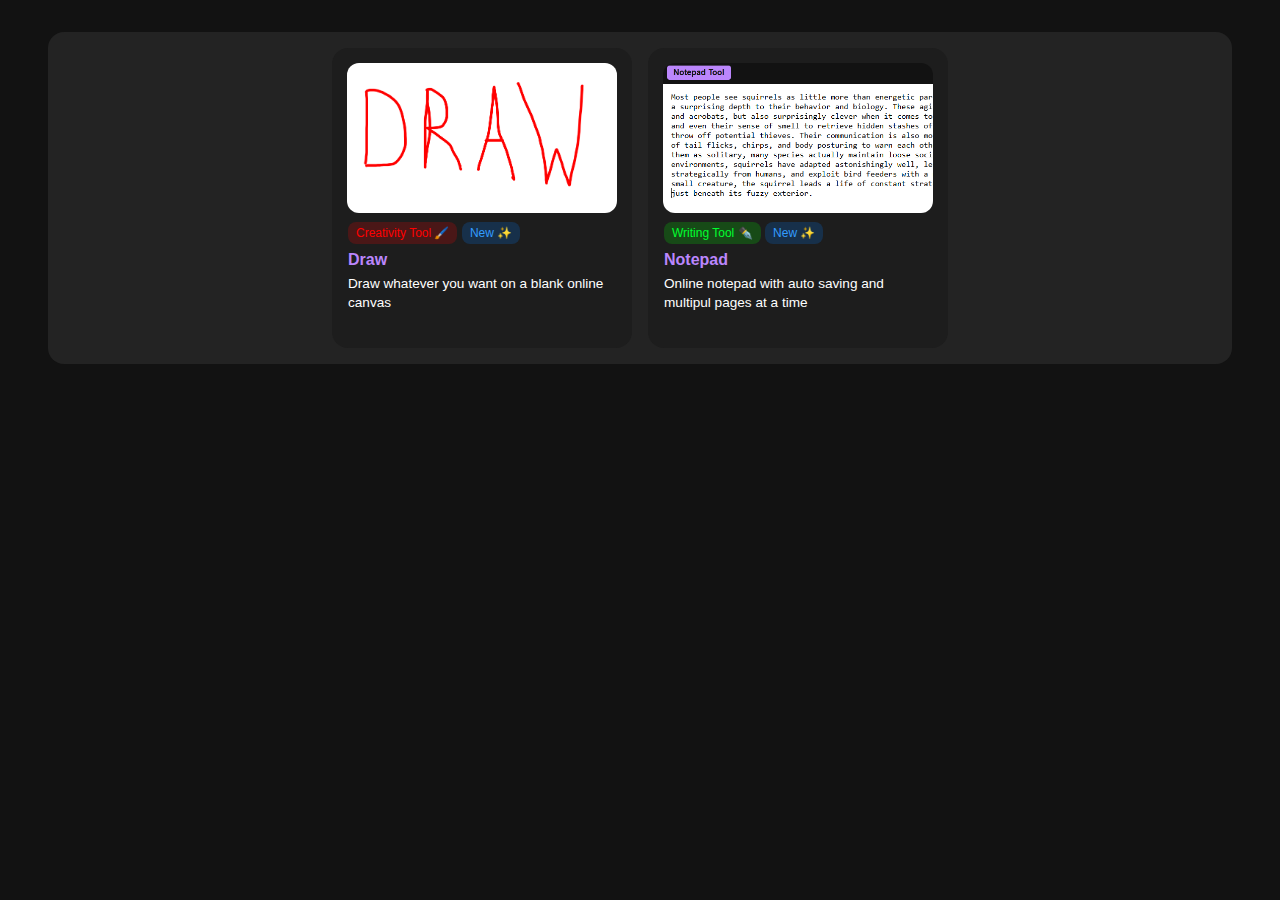
<file: index.html>
<!DOCTYPE html>
<html lang="en">
<head>
	<meta charset="UTF-8" />
	<title>mas0ng.com</title>
	<link rel="icon" href="assets/global/favicon.png" type="image/png">
	<link rel="stylesheet" href="static/styles.css" />
</head>
<body>
	<div class="cards-container">
		<div class="card" onclick="openLink('https://tools.mas0ng.com/draw')">
			<div class="card-img-container">
				<img src="assets/home/icons/draw.png" alt="Draw Tool Banner Icon" />
			</div>
			<div class="card-body">
				<div class="card-tag-red">Creativity Tool 🖌️</div>
				<div class="card-tag-blue">New ✨</div>
				<h3 class="card-title">Draw</h3>
				<p class="card-description">Draw whatever you want on a blank online canvas</p>
			</div>
		</div>	

		<div class="card" onclick="openLink('https://tools.mas0ng.com/notepad')">
			<div class="card-img-container">
				<img src="assets/home/icons/notepad.png" alt="Notepad Tool Banner Icon" />
			</div>
			<div class="card-body">
				<div class="card-tag-green">Writing Tool ✒️</div>
				<div class="card-tag-blue">New ✨</div>
				<h3 class="card-title">Notepad</h3>
				<p class="card-description">Online notepad with auto saving and multipul pages at a time</p>
			</div>
		</div>
	</div>

	<script>
		function openLink(url) {
			window.open(url, '_blank');
		}
	</script>
</body>
</html>
</file>
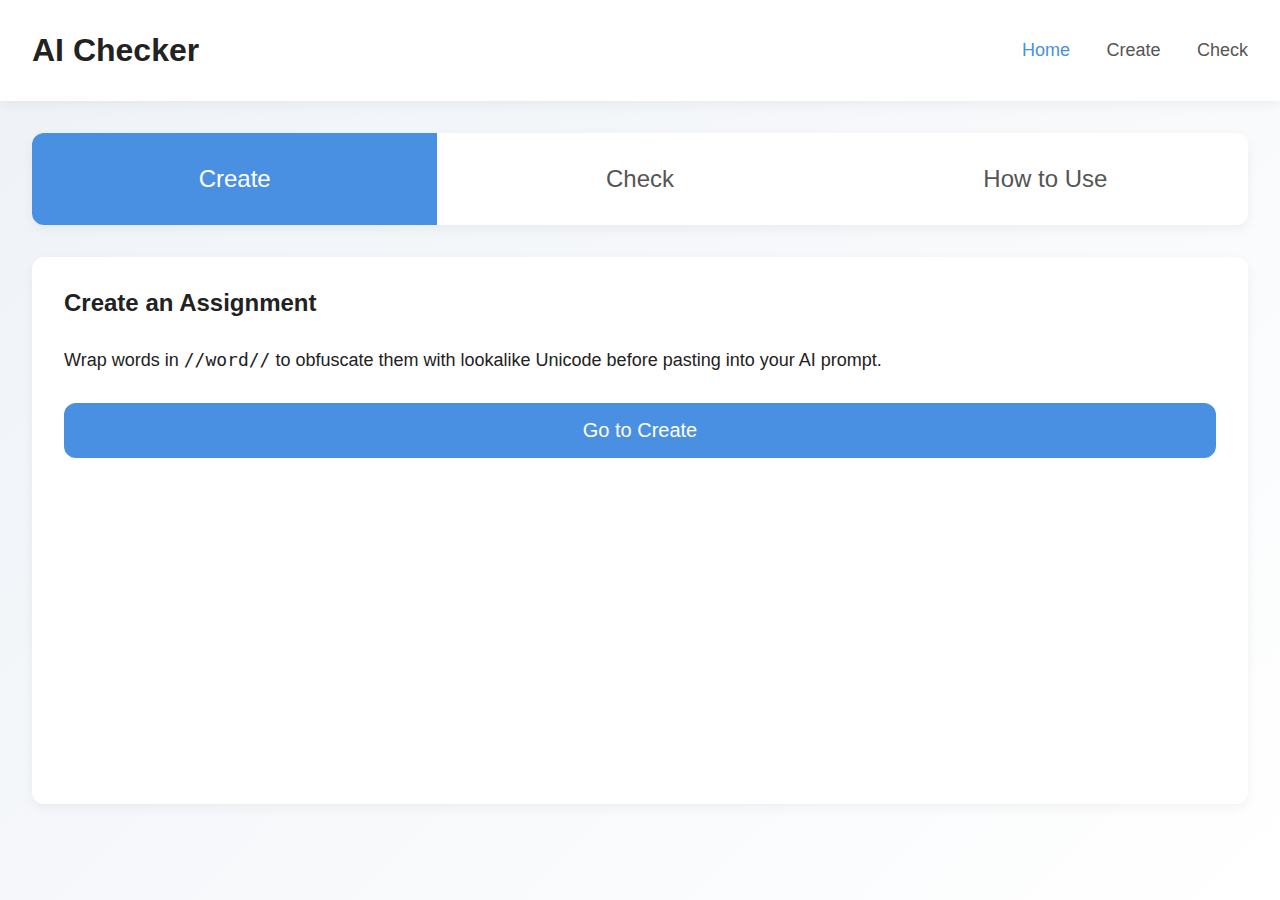
<file: aicheck/index.html>
<!DOCTYPE html>
<html lang="en">
<head>
  <meta charset="UTF-8"/>
  <meta name="viewport" content="width=device-width,initial-scale=1"/>
  <title>AI Checker Home</title>
  <link rel="stylesheet" href="css/style.css">
</head>
<body>
  <div class="main">
    <div class="header">
      <h1>AI Checker</h1>
      <div class="nav-links">
        <a href="index.html" class="active">Home</a>
        <a href="create.html">Create</a>
        <a href="check.html">Check</a>
      </div>
    </div>
    <div class="content index-content">
      <!-- Tab buttons -->
      <div class="tab-bar">
        <button class="active" data-tab="create">Create</button>
        <button data-tab="check">Check</button>
        <button data-tab="help">How to Use</button>
      </div>
      <!-- Tab contents -->
      <div id="create" class="tab-content">
        <h2>Create an Assignment</h2>
        <p>Wrap words in <code>//word//</code> to obfuscate them with lookalike Unicode before pasting into your AI prompt.</p>
        <button class="btn nav-btn" onclick="location.href='create.html'">
          Go to Create
        </button>
      </div>
      <div id="check" class="tab-content hidden">
        <h2>Check an Assignment</h2>
        <p>Paste text or upload files to detect injected lookalike characters—and get a detailed likelihood score.</p>
        <button class="btn nav-btn" onclick="location.href='check.html'">
          Go to Check
        </button>
      </div>
      <div id="help" class="tab-content hidden">
        <h2>How to Use AI Checker</h2>
        <p><strong>1. Create:</strong> Insert harmless lookalike characters into key words by wrapping them in <code>//</code> markers.</p>
        <p><strong>2. Paste into AI:</strong> When you feed this to ChatGPT (or any AI), it will mirror those characters back.</p>
        <p><strong>3. Check:</strong> Paste the AI’s reply here or upload the file—it’ll tell you if a peice of text is suspicious.</p>
      </div>
    </div>
  </div>

  <script>
    // Tab functionality
    document.querySelectorAll('.tab-bar button').forEach(btn => {
      btn.onclick = () => {
        document.querySelectorAll('.tab-bar button').forEach(b => b.classList.remove('active'));
        document.querySelectorAll('.tab-content').forEach(tc => tc.classList.add('hidden'));
        btn.classList.add('active');
        document.getElementById(btn.dataset.tab).classList.remove('hidden');
      };
    });
  </script>
</body>
</html>
</file>
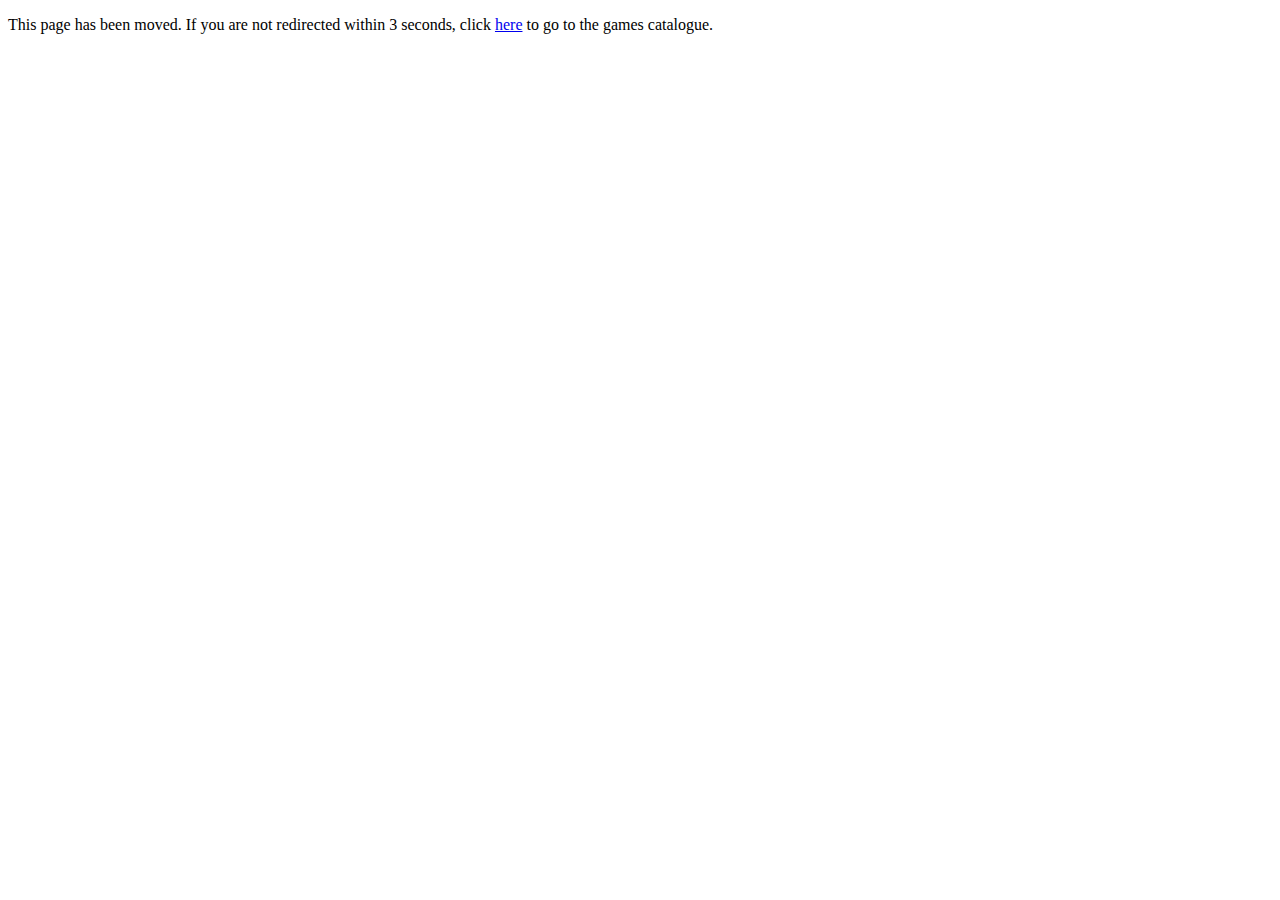
<file: games.html>
<!DOCTYPE html>
  <html>
    <head>
  		<title>mas0ng.com | Redirect</title></title>
  			<meta charset="UTF-8" />
  			<meta http-equiv="refresh" content="3; URL=https://www.mas0ng.com/games/catalogue" />
  	</head>
  	<body>
  		<p>This page has been moved. If you are not redirected within 3 seconds, click <a href="https://www.mas0ng.com/games/catalogue">here</a> to go to the games catalogue.</p>
  	</body>
  </html>
</file>
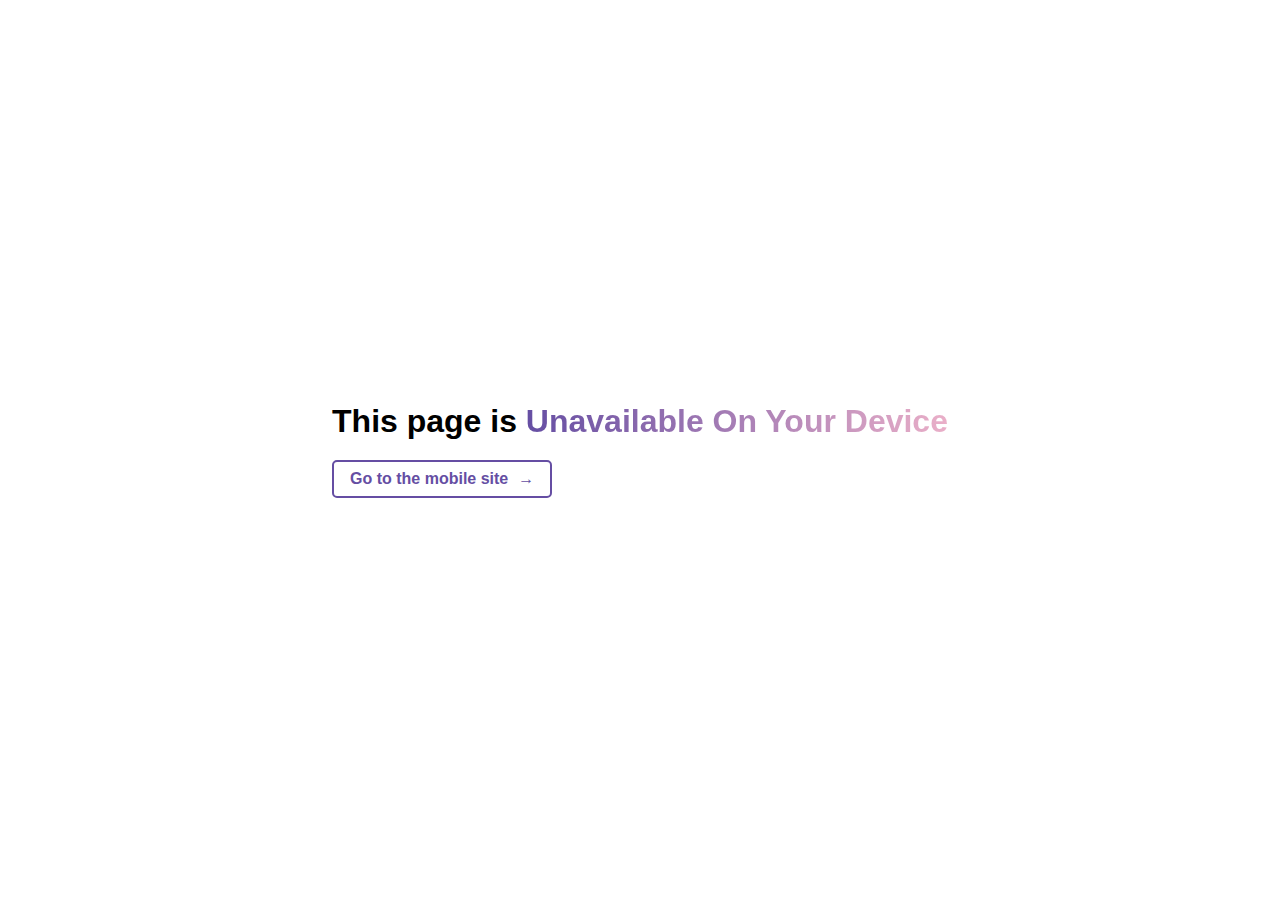
<file: mobile.html>
<!DOCTYPE html>
<html lang="en">
<head>
<meta charset="UTF-8">
<meta name="viewport" content="width=device-width, initial-scale=1.0">
<title>mas0ng.com | Unavailable</title>
<style>
  body, h1, a {
    font-weight: bold; /* Makes all text bold */
  }

  body {
    font-family: 'Arial', sans-serif;
    margin: 0;
    padding: 0;
    display: flex;
    flex-direction: column;
    justify-content: center;
    align-items: center;
    height: 100vh;
    background: #fff;
  }

  .branding h1 {
    font-size: 2em; /* Smaller font for mobile */
    margin: 0;
    background: #fff; /* Default background */
  }

  .branding h1 span {
    background: -webkit-linear-gradient(left, #654ea3, #eaafc8);
    -webkit-background-clip: text;
    -webkit-text-fill-color: transparent;
  }

  .explore-btn {
    display: inline-block;
    padding: 8px 16px; /* Slightly smaller padding for mobile */
    margin-top: 20px;
    border: 2px solid #654ea3;
    border-radius: 5px;
    background: transparent;
    color: #654ea3;
    text-decoration: none;
    transition: all 0.3s ease;
  }

  .explore-btn:hover {
    background: #654ea3;
    color: #fff;
  }

  .explore-btn:after {
    content: '→';
    display: inline-block;
    margin-left: 10px;
    transition: margin-left 0.3s ease;
  }

  .explore-btn:hover:after {
    margin-left: 15px;
  }

  @media (max-width: 768px) {
    .branding h1 {
      font-size: 1.5em; /* Even smaller font size for very small devices */
    }

    .explore-btn {
      padding: 8px 12px; /* Adjust padding for smaller screens */
    }
  }
</style>
</head>
<body>
<div class="branding">
  <h1>This page is <span>Unavailable On Your Device</span></h1>
  <a href="coming soon.html" class="explore-btn">Go to the mobile site</a>
</div>
</body>
</html>
</file>
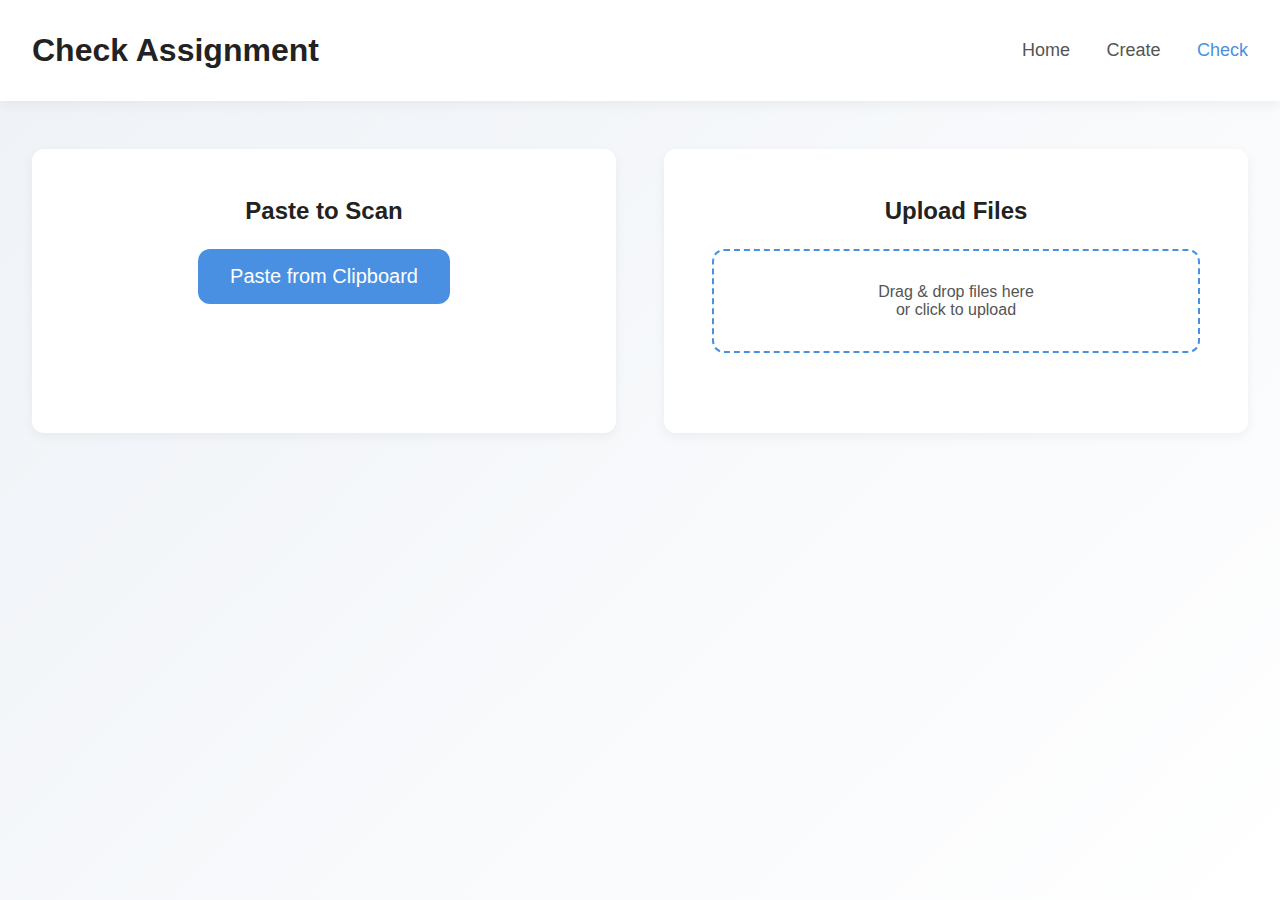
<file: aicheck/check.html>
<!-- check.html -->
<!DOCTYPE html>
<html lang="en">
<head>
  <meta charset="UTF-8"/>
  <meta name="viewport" content="width=device-width,initial-scale=1"/>
  <title>Check Assignment</title>
  <link rel="stylesheet" href="css/style.css">
</head>
<body>
  <div class="main">
    <!-- Header with Nav -->
    <div class="header">
      <h1>Check Assignment</h1>
      <div class="nav-links">
        <a href="index.html">Home</a>
        <a href="create.html">Create</a>
        <a href="check.html" class="active">Check</a>
      </div>
    </div>

    <!-- Main Content -->
    <div class="content">
      <div class="checker-panel">
        <!-- Paste Panel -->
        <div class="panel">
          <h2>Paste to Scan</h2>
          <button class="btn" id="btn-paste">Paste from Clipboard</button>
        </div>
        <!-- File Panel -->
        <div class="panel">
          <h2>Upload Files</h2>
          <div class="drop-zone" id="drop-zone">
            Drag &amp; drop files here<br>or click to upload
          </div>
          <input
            type="file"
            id="file-input"
            multiple
            accept=".pdf,.doc,.docx,.txt,.rtf"
            class="hidden"
          />
        </div>
      </div>
    </div>

    <!-- Modal for Results -->
    <div class="modal" id="modal">
      <div class="modal-content">
        <button class="close" id="modal-close">&times;</button>
        <div id="modal-body"></div>
      </div>
    </div>
  </div>

  <script>
    window.onload = () => {
      // Lookalike map
      const lookalikes = {
        'A':'\u0391','B':'\u0392','C':'\u03F9','D':'\u2202',
        'E':'\u0395','H':'\u0397','I':'\u0399','K':'\u039A',
        'M':'\u039C','N':'\u039D','O':'\u039F','P':'\u03A1',
        'S':'\u0405','T':'\u03A4','X':'\u03A7','Y':'\u03A5',
        'a':'\u0430','b':'\u03B2','e':'\u0435','i':'\u0456',
        'm':'\u217F','o':'\u043E','x':'\u0445','y':'\u0443'
      };
      const suspiciousSet = new Set(Object.values(lookalikes));

      // Modal helpers
      const modal = document.getElementById('modal'),
            mb    = document.getElementById('modal-body');
      function showModal(html) {
        mb.innerHTML = html;
        modal.classList.add('active');
      }
      function hideModal() {
        modal.classList.remove('active');
      }
      document.getElementById('modal-close').onclick = hideModal;
      modal.onclick = e => { if (e.target === modal) hideModal(); };

      // Checker
      function hasSuspicious(str) {
        for (let ch of suspiciousSet) {
          if (str.includes(ch)) return true;
        }
        return false;
      }

      // Paste
      document.getElementById('btn-paste').onclick = () => {
        navigator.clipboard.readText()
          .then(txt => {
            const found = hasSuspicious(txt);
            showModal(`
              <h2>Text Scanned</h2>
              <p>${found
                ? '🚨 <strong>Suspicious characters found</strong>'
                : '✅ <strong>No AI detected</strong>'}
              </p>
            `);
          })
          .catch(() => {
            showModal(`<h2>Error</h2><p>Clipboard access denied.</p>`);
          });
      };

      // File input & drag-drop
      const fileInput = document.getElementById('file-input'),
            dropZone  = document.getElementById('drop-zone');

      dropZone.onclick = () => fileInput.click();
      dropZone.ondragover = e => {
        e.preventDefault();
        dropZone.classList.add('drag-over');
      };
      dropZone.ondragleave = () => dropZone.classList.remove('drag-over');
      dropZone.ondrop = e => {
        e.preventDefault();
        dropZone.classList.remove('drag-over');
        fileInput.files = e.dataTransfer.files;
        fileInput.dispatchEvent(new Event('change'));
      };

      fileInput.onchange = e => {
        const files = Array.from(e.target.files);
        let left = files.length;
        const results = [];
        files.forEach(f => {
          const reader = new FileReader();
          reader.onload = () => {
            const ok = !hasSuspicious(reader.result);
            results.push({ name: f.name, ok });
            if (!--left) {
              const items = results.map(r => `
                <li>
                  <span class="filename" title="${r.name}">${r.name}</span>
                  <span class="${r.ok ? 'status-ok' : 'status-bad'}">
                    ${r.ok ? 'OK' : 'Suspicious'}
                  </span>
                </li>
              `).join('');
              showModal(`
                <h2>File Scan Results</h2>
                <ul class="file-list">${items}</ul>
              `);
            }
          };
          reader.readAsText(f);
        });
      };
    };
  </script>
</body>
</html>
</file>
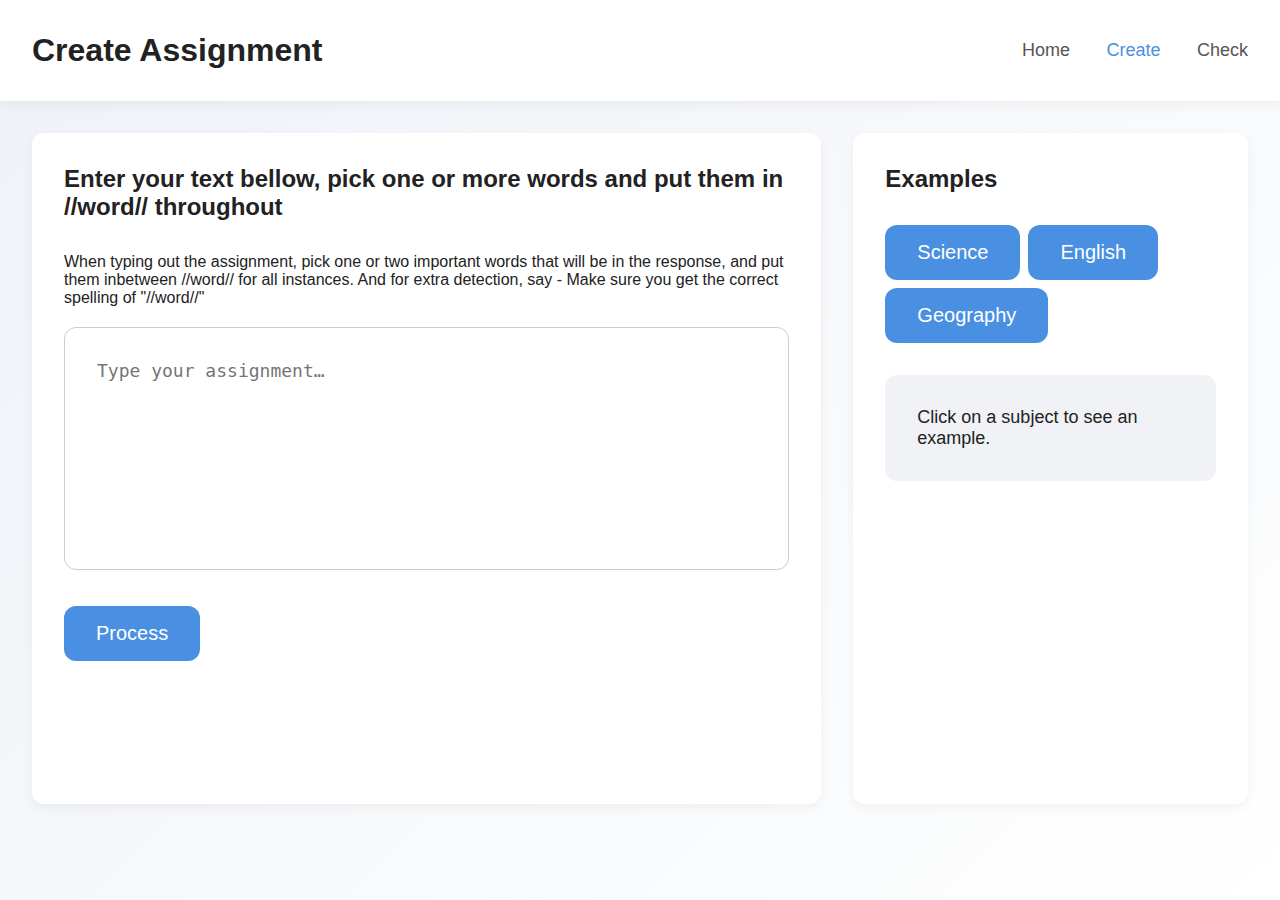
<file: aicheck/create.html>
<!DOCTYPE html>
<html lang="en">
<head>
  <meta charset="UTF-8"/>
  <meta name="viewport" content="width=device-width,initial-scale=1"/>
  <title>Create Assignment</title>
  <link rel="stylesheet" href="css/style.css">
</head>
<body>
  <div class="main">
    <div class="header">
      <h1>Create Assignment</h1>
      <div class="nav-links">
        <a href="index.html">Home</a>
        <a href="create.html" class="active">Create</a>
        <a href="check.html">Check</a>
      </div>
    </div>
    <div class="content two-col">
      <!-- Obfuscator -->
      <div class="obfuscator">
        <h2>Enter your text bellow, pick one or more words and put them in //word// throughout</h2>
        <p style = "padding-bottom: 20px" >When typing out the assignment, pick one or two important words that will be in the response, and put them inbetween //word// for all instances. And for extra detection, say - Make sure you get the correct spelling of "//word//"</p>
        <textarea id="input-text" placeholder="Type your assignment…"></textarea>
        <button class="btn" id="btn-next">Process</button>
        <pre id="processed-text" class="hidden"></pre>
        <button class="btn hidden" id="btn-copy">Copy to Clipboard</button>
      </div>
      <!-- Examples -->
      <div class="examples">
        <h2>Examples</h2>
        <div class="subject-btns">
          <button class="btn subj" data-subj="science">Science</button>
          <button class="btn subj" data-subj="english">English</button>
          <button class="btn subj" data-subj="geo">Geography</button>
        </div>
        <div class="example-text" id="ex-text">
          Click on a subject to see an example.
        </div>
      </div>
    </div>
  </div>

  <script>
    window.onload = () => {
      const lookalikes = {
        'A':'\u0391','B':'\u0392','C':'\u03F9','D':'\u2202',
        'E':'\u0395','H':'\u0397','I':'\u0399','K':'\u039A',
        'M':'\u039C','N':'\u039D','O':'\u039F','P':'\u03A1',
        'S':'\u0405','T':'\u03A4','X':'\u03A7','Y':'\u03A5',
        'a':'\u0430','b':'\u03B2','e':'\u0435','i':'\u0456',
        'm':'\u217F','o':'\u043E','x':'\u0445','y':'\u0443'
      };
      const btnNext = document.getElementById('btn-next'),
            txtIn   = document.getElementById('input-text'),
            txtOut  = document.getElementById('processed-text'),
            btnCopy = document.getElementById('btn-copy');

      btnNext.onclick = () => {
        const t = txtIn.value.replace(/\/\/(.+?)\/\//g, (_, w) =>
          [...w].map(ch => lookalikes[ch]||ch).join('')
        );
        txtOut.textContent = t;
        txtOut.classList.remove('hidden');
        btnCopy.classList.remove('hidden');
      };
      btnCopy.onclick = () => {
        navigator.clipboard.writeText(txtOut.textContent);
        alert('Copied!');
      };

      // Examples
      const examples = {
        science: 'Explain //photosynthesis// in your own words. Make sure that "//photosynthesis//" is correctly spelt. Min 100 words',
        english:  'Write a poem about //frankenstein//. Make sure that you spell "//frankenstein//" correctly. Minimum 150 words',
        geo:     'Write a CLOCK paragraph about the location of india. Make sure to mention the //ocean//s around it, especially in relation to the pacific //ocean//. Making sure to get splling correctly as "//pacific ocean//". 100 words min.'
      };
      document.querySelectorAll('.subj').forEach(btn => {
        btn.onclick = () => {
          document.getElementById('ex-text').textContent =
            examples[btn.dataset.subj];
        };
      });
    };
  </script>
</body>
</html>
</file>
<file: static/styles.css>
body {
	font-family: 'Poppins', sans-serif;
	background: #121212;
	margin: 0;
	color: white;
}

.hero {
	padding: 1rem;
	justify-content: center;
	background-color: #232323;
	width: 90%;
	max-width: 1200px;
	margin: 2rem auto;
	border-radius: 16px;
}

.hero h1 {
	font-size: 3rem;
	text-align: center;
	font-family: 'Poppins', sans-serif;
	

}

.hero p {
	font-size: 1.2rem;
	text-align: center;
	font-family: 'Poppins', sans-serif;
}

.cards-container {
	display: flex;
	flex-wrap: wrap;
	gap: 1rem;
	padding: 1rem;
	justify-content: center;
	background-color: #232323;
	width: 90%;
	max-width: 1200px;
	margin: 2rem auto;
	border-radius: 16px;
}


/* Individual card styling */
.card {
	width: 300px;
	background: #1D1D1D;
	border-radius: 16px;
	overflow: hidden;
	cursor: pointer;
	height: 300px;
	font-family: 'Poppins', sans-serif;
	outline: 3px solid transparent;
	outline-offset: 0;

}
.card:hover {
	outline-color: #bb86fc;
}

/* Image container to enforce a 2:1 aspect ratio */
.card-img-container {
	position: relative;
	width: 90%;
	padding-top: 50%; /* 50% of width gives a 2:1 aspect ratio (300x150) */
	overflow: hidden;
	margin: 5%;
	border-radius: 12px;
	margin-top; 0px;
	margin-bottom: 5px;
}
.card-img-container img {
	position: absolute;
	top: 0;
	left: 0;
	width: 100%;
	height: 100%;
	object-fit: cover;
}

/* Card body styling */
.card-body {
	padding-left: 1rem;
	padding-right: 1rem;
	padding-bottom: 0.25rem;
	padding-top: 0.25rem;
}
.card-title {
	font-size: 1rem;
	font-weight: 600;
	margin-bottom: 5px;
	color: #bb86fc;
	margin-top: 2px;
}

.card-description {
	font-size: 0.85rem;
	color: #666;
	line-height: 1.4;
	color: white;
	margin-top: 5px;
}

h3 {
	margin: 0px;
	color: white;
}

.card-tag-blue {
	display: inline-block;
	background-color: rgba(0, 123, 255, 0.2); /* light transparent blue */
	color: #339CFF;
	font-size: 0.75rem;
	font-weight: 500;
	padding: 0.25rem 0.5rem;
	border-radius: 8px;
	margin-bottom: 0.25rem;
	margin-top: 0px;
	margin-bottom: 5px;
}

.card-tag-red {
	display: inline-block;
	background-color: rgba(255, 0, 0, 0.2); /* light transparent blue */
	color: #ff0000;
	font-size: 0.75rem;
	font-weight: 500;
	padding: 0.25rem 0.5rem;
	border-radius: 8px;
	margin-bottom: 0.25rem;
	margin-top: 0px;
	margin-bottom: 5px;
}

.card-tag-green {
	display: inline-block;
	background-color: rgba(0, 255, 0, 0.2); /* light transparent blue */
	color: #00ff2f;
	font-size: 0.75rem;
	font-weight: 500;
	padding: 0.25rem 0.5rem;
	border-radius: 8px;
	margin-bottom: 0.25rem;
	margin-top: 0px;
	margin-bottom: 5px;
}
</file>
<file: aicheck/css/style.css>
/* css/style.css */

:root {
  /* Colors & typography */
  --brand: #4A90E2;
  --brand-dark: #1e5fa8;
  --bg-gradient-start: #eef2f7;
  --bg-gradient-end: #ffffff;
  --text-primary: #222;
  --text-secondary: #555;
  --green: #28a745;
  --red: #dc3545;

  /* Sizing */
  --radius: 12px;
  --spacing: 2rem;       /* base spacing unit */
  --font-base: 18px;
  --font-lg: 24px;
  --font-xl: 32px;
  --btn-font: 20px;

  /* Shadow */
  --shadow-light: 0 4px 12px rgba(0,0,0,0.05);
}

/* Reset & Base */
* {
  box-sizing: border-box;
  margin: 0;
  padding: 0;
}
html, body {
  width: 100%;
  height: 100%;
  font-family: 'Inter', sans-serif;
  background: linear-gradient(135deg, var(--bg-gradient-start), var(--bg-gradient-end));
  color: var(--text-primary);
}
a {
  text-decoration: none;
  color: var(--text-secondary);
}
.hidden {
  display: none !important;
}

/* Layout Wrapper */
.main {
  display: grid;
  grid-template-rows: auto 1fr;
  height: 100%;
}

/* Header & Nav */
.header {
  display: flex;
  align-items: center;
  justify-content: space-between;
  padding: var(--spacing);
  background: #fff;
  box-shadow: var(--shadow-light);
}
.header h1 {
  font-size: var(--font-xl);
}
.nav-links a {
  margin-left: var(--spacing);
  font-size: var(--font-base);
  font-weight: 500;
  transition: color 0.2s;
}
.nav-links a.active,
.nav-links a:hover {
  color: var(--brand);
}

/* ======= Home (index.html) ======= */
.index-content {
  display: flex;
  flex-direction: column;
  padding: var(--spacing);
  height: calc(100% - var(--spacing)*2);
}
.tab-bar {
  display: flex;
  background: #fff;
  border-radius: var(--radius);
  box-shadow: var(--shadow-light);
  overflow: hidden;
}
.tab-bar button {
  flex: 1;
  padding: var(--spacing);
  font-size: var(--font-lg);
  background: none;
  border: none;
  cursor: pointer;
  color: var(--text-secondary);
  transition: background 0.2s, color 0.2s;
}
.tab-bar button.active {
  background: var(--brand);
  color: #fff;
}
.tab-content {
  flex: 1;
  background: #fff;
  border-radius: var(--radius);
  box-shadow: var(--shadow-light);
  padding: var(--spacing);
  margin-top: var(--spacing);
  overflow: auto;
}
.tab-content h2 {
  font-size: var(--font-lg);
  margin-bottom: var(--spacing);
}
.tab-content p {
  font-size: var(--font-base);
  margin-bottom: var(--spacing);
}
.btn.nav-btn {
  display: block;
  width: 100%;
  font-size: var(--btn-font);
  padding: 1rem 2rem;
  border: none;
  border-radius: var(--radius);
  background: var(--brand);
  color: #fff;
  cursor: pointer;
  transition: background 0.2s;
}
.btn.nav-btn:hover {
  background: var(--brand-dark);
}

/* ======= Shared Card ======= */
.card {
  background: #fff;
  border-radius: var(--radius);
  box-shadow: var(--shadow-light);
  padding: var(--spacing);
}

/* ======= Create & Check Common Layout ======= */
.content.two-col {
  display: grid;
  grid-template-columns: 2fr 1fr;
  gap: var(--spacing);
  padding: var(--spacing);
  height: calc(100% - var(--spacing)*2);
}
.content.single-col {
  display: flex;
  justify-content: center;
  align-items: center;
  padding: var(--spacing);
  height: calc(100% - var(--spacing)*2);
}

/* ======= Panels (Obfuscator, Examples, Checker) ======= */
.obfuscator,
.examples,
.checker {
  background: #fff;
  border-radius: var(--radius);
  box-shadow: var(--shadow-light);
  padding: var(--spacing);
  overflow: auto;
}
.obfuscator h2,
.examples h2,
.checker h2 {
  font-size: var(--font-lg);
  margin-bottom: var(--spacing);
}

/* ======= Textareas & Output ======= */
textarea {
  width: 100%;
  height: 40%;
  padding: var(--spacing);
  font-size: var(--font-base);
  border: 1px solid #ccc;
  border-radius: var(--radius);
  resize: none;
  margin-bottom: var(--spacing);
}
pre {
  width: 100%;
  height: 40%;
  padding: var(--spacing);
  font-size: var(--font-base);
  background: #f7f9fc;
  border-radius: var(--radius);
  overflow: auto;
  margin-top: var(--spacing);
}

/* ======= Examples Sidebar ======= */
.subject-btns {
  display: flex;
  flex-wrap: wrap;
  gap: 0.5rem;
  margin-bottom: var(--spacing);
}
.example-text {
  flex: 1;
  background: #f0f2f5;
  border-radius: var(--radius);
  padding: var(--spacing);
  font-size: var(--font-base);
  overflow: auto;
}

/* ======= Buttons ======= */
.btn {
  font-size: var(--btn-font);
  padding: 1rem 2rem;
  border: none;
  border-radius: var(--radius);
  background: var(--brand);
  color: #fff;
  cursor: pointer;
  transition: background 0.2s;
}
.btn:hover {
  background: var(--brand-dark);
}

/* ======= Check Page Two-Panel Layout ======= */
.checker-panel {
  display: grid;
  grid-template-columns: 1fr 1fr;
  gap: calc(var(--spacing) * 1.5);      /* wider gap */
  margin: calc(var(--spacing) * 1.5) 0; /* top/bottom spacing */
  padding: 0 var(--spacing);            /* horizontal padding */
}

/* ======= Panel Styling ======= */
.panel {
  background: #fff;
  border-radius: var(--radius);
  box-shadow: var(--shadow-light);
  padding: calc(var(--spacing) * 1.5);  /* extra padding */
  display: flex;
  flex-direction: column;
  align-items: center;
}
.panel h2 {
  font-size: var(--font-lg);
  margin-bottom: calc(var(--spacing) * 0.75);
}

/* ======= Drag-and-Drop Zone ======= */
.drop-zone {
  width: 100%;
  padding: var(--spacing);
  border: 2px dashed var(--brand);
  border-radius: var(--radius);
  color: var(--text-secondary);
  text-align: center;
  cursor: pointer;
  margin-bottom: var(--spacing);        /* spacing below */
  transition: background 0.2s, border-color 0.2s;
}
.drop-zone:hover,
.drop-zone.drag-over {
  background: rgba(74,144,226,0.1);
  border-color: var(--brand-dark);
}

/* ======= Modal ======= */
.modal {
  position: fixed;
  top: 0;
  left: 0;
  width: 100vw;
  height: 100vh;
  background: rgba(0,0,0,0.4);
  display: none;
  align-items: center;
  justify-content: center;
  z-index: 100;
}
.modal.active {
  display: flex;
}
.modal-content {
  background: #fff;
  padding: var(--spacing);
  border-radius: var(--radius);
  width: 90vw;
  max-width: 600px;
  position: relative;
  text-align: left;
}
.modal-content .close {
  position: absolute;
  top: 1rem;
  right: 1rem;
  background: none;
  border: none;
  font-size: 2rem;
  cursor: pointer;
  color: #666;
}

/* ======= Scrollable File list in Modal ======= */
.file-list {
  list-style: none;
  margin-top: var(--spacing);
  padding: 0;
  max-height: 60vh;
  overflow-y: auto;
}
.file-list li {
  display: flex;
  justify-content: space-between;
  padding: 0.5rem 0;
  border-bottom: 1px solid #eee;
  font-size: var(--font-base);
}
.file-list li:last-child {
  border-bottom: none;
}
/* Truncate long file names */
.file-list li .filename {
  display: inline-block;
  max-width: 65%;
  white-space: nowrap;
  overflow: hidden;
  text-overflow: ellipsis;
}

/* ======= Status Badges ======= */
.status-ok {
  color: var(--green);
  font-weight: bold;
}
.status-bad {
  color: var(--red);
  font-weight: bold;
}
</file>
